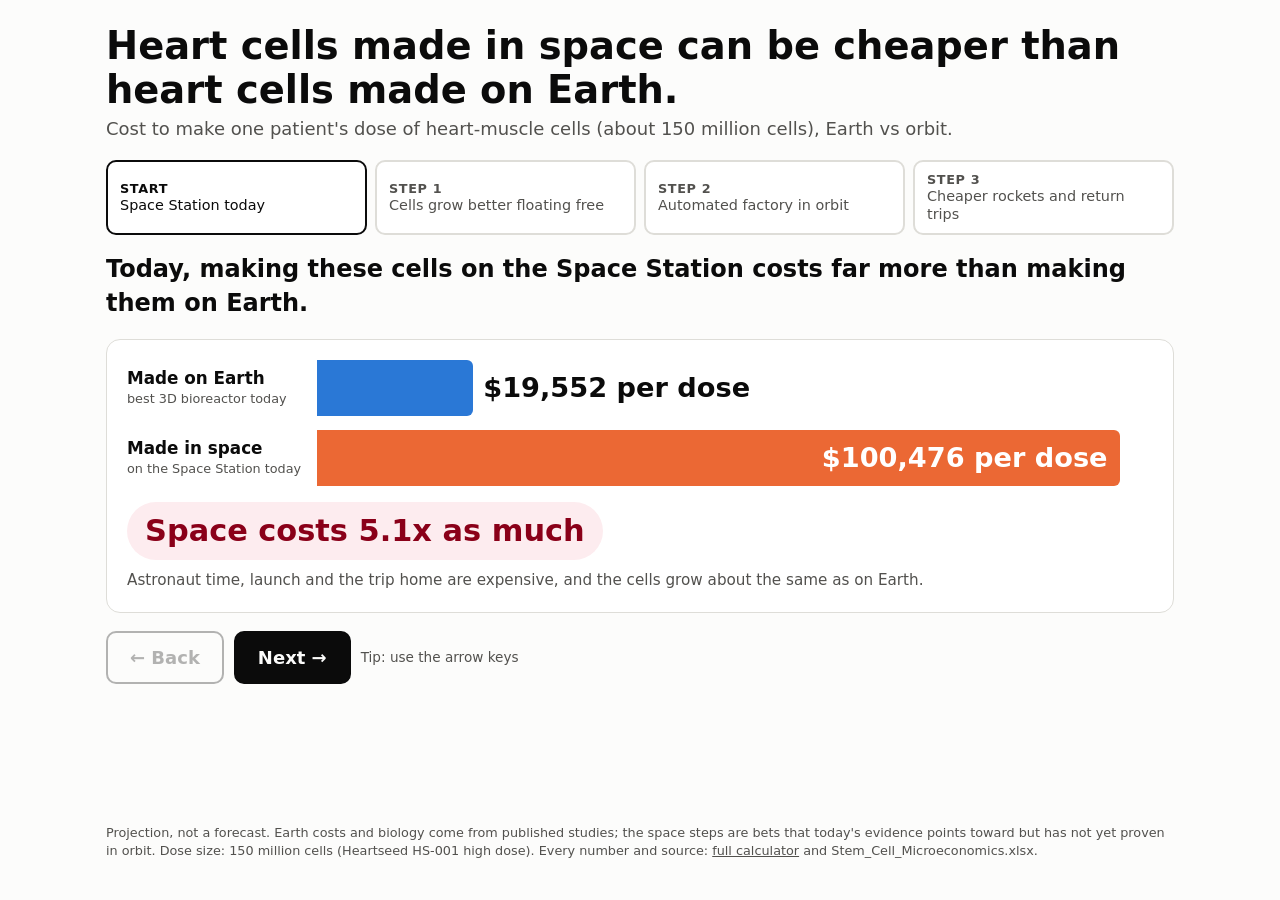
<file: index.html>
<!doctype html>
<html lang="en">
<head>
<meta charset="utf-8">
<meta name="viewport" content="width=device-width, initial-scale=1">
<link rel="icon" href="data:,">
<title>Space-Made Heart Cells</title>
<meta http-equiv="refresh" content="0; url=app/pitch.html">
</head>
<body style="font-family: system-ui, Arial, sans-serif; background: #fcfcfb; color: #0b0b0b; margin: 24px;">
<p>Opening the pitch page... If nothing happens, open <a href="app/pitch.html">the pitch page</a> or <a href="app/index.html">the full calculator</a>.</p>
</body>
</html>
</file>
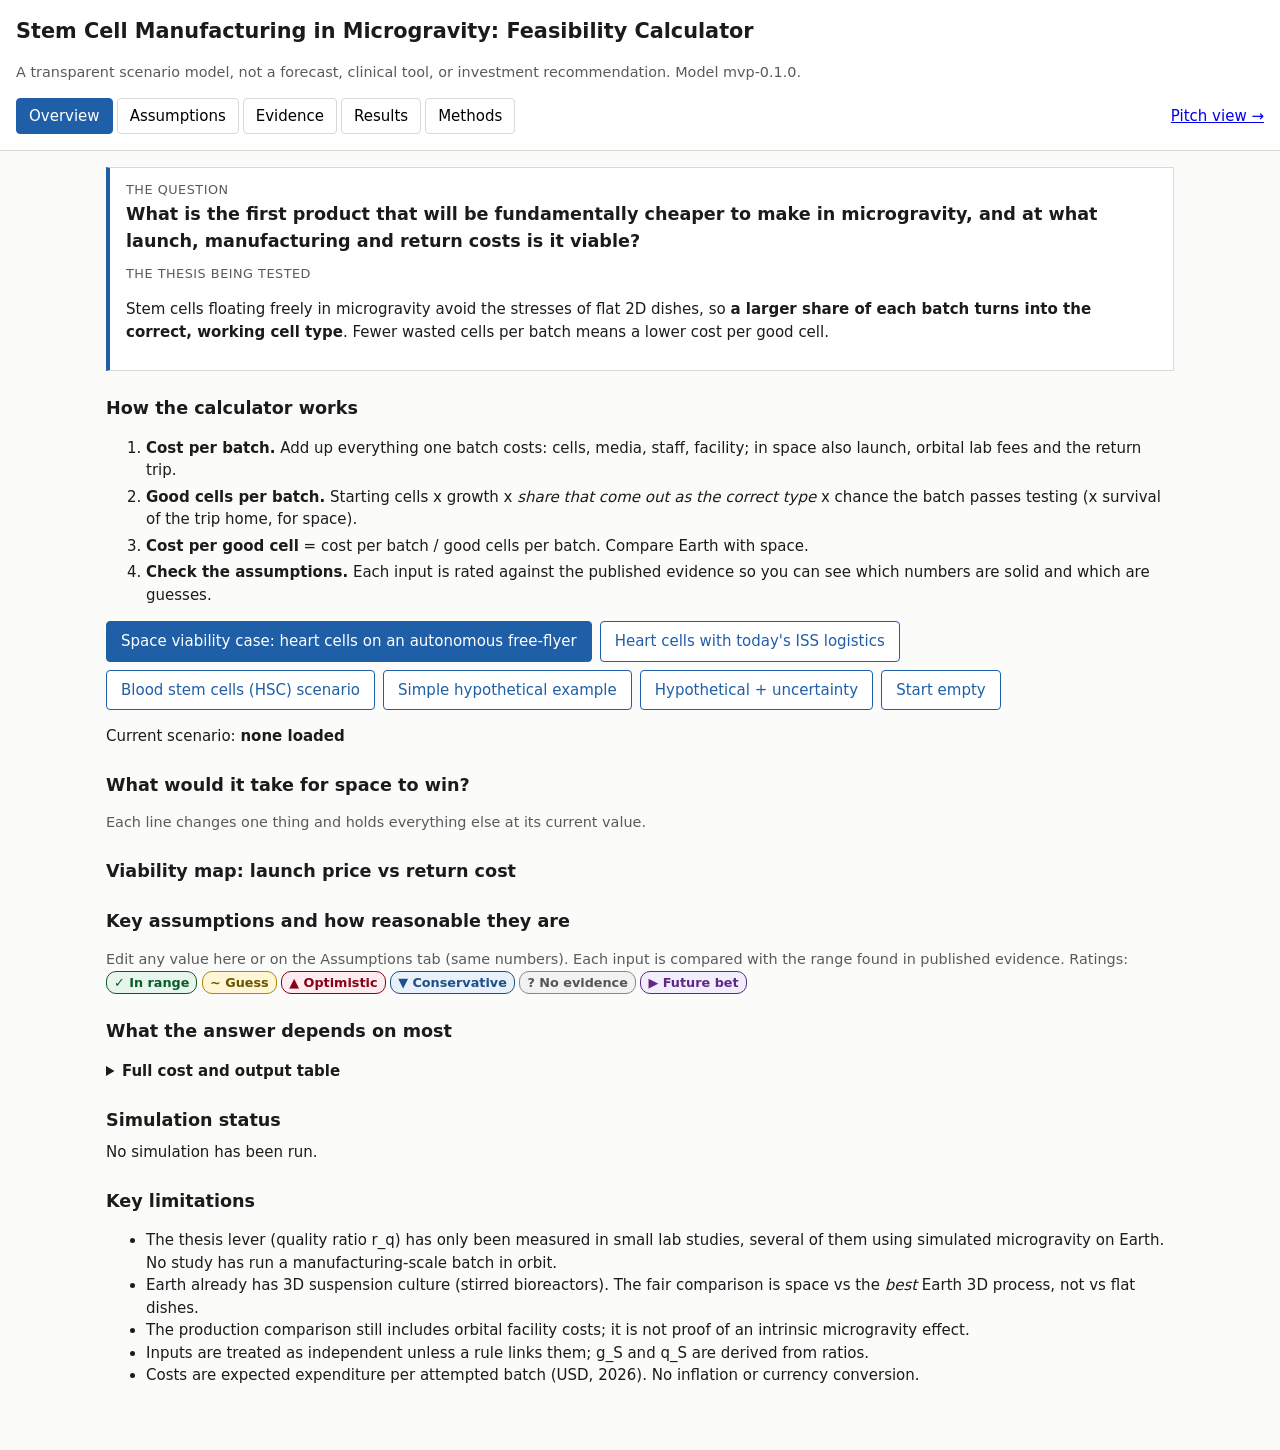
<file: app/index.html>
<!doctype html>
<html lang="en">
<head>
<meta charset="utf-8">
<link rel="icon" href="data:,">
<meta name="viewport" content="width=device-width, initial-scale=1">
<title>Microgravity Stem Cell Calculator</title>
<link rel="stylesheet" href="style.css?v=4">
</head>
<body>
<header>
  <h1>Stem Cell Manufacturing in Microgravity: Feasibility Calculator</h1>
  <p class="sub">A transparent scenario model, not a forecast, clinical tool, or investment recommendation. Model <span id="modelVersion"></span>.</p>
  <nav role="tablist" aria-label="Views">
    <button role="tab" data-view="overview" aria-selected="true">Overview</button>
    <button role="tab" data-view="assumptions">Assumptions</button>
    <button role="tab" data-view="evidence">Evidence</button>
    <button role="tab" data-view="results">Results</button>
    <button role="tab" data-view="methods">Methods</button>
    <a href="pitch.html" style="margin-left:auto;align-self:center">Pitch view &rarr;</a>
  </nav>
</header>
<main>
  <section id="view-overview" class="view">
    <div class="question">
      <p class="q-label">The question</p>
      <p class="q-text">What is the first product that will be fundamentally cheaper to make in microgravity, and at what launch, manufacturing and return costs is it viable?</p>
      <p class="q-label">The thesis being tested</p>
      <p>Stem cells floating freely in microgravity avoid the stresses of flat 2D dishes, so <strong>a larger share of each batch turns into the correct, working cell type</strong>. Fewer wasted cells per batch means a lower cost per good cell.</p>
    </div>

    <h2>How the calculator works</h2>
    <ol class="steps">
      <li><strong>Cost per batch.</strong> Add up everything one batch costs: cells, media, staff, facility; in space also launch, orbital lab fees and the return trip.</li>
      <li><strong>Good cells per batch.</strong> Starting cells x growth x <em>share that come out as the correct type</em> x chance the batch passes testing (x survival of the trip home, for space).</li>
      <li><strong>Cost per good cell</strong> = cost per batch / good cells per batch. Compare Earth with space.</li>
      <li><strong>Check the assumptions.</strong> Each input is rated against the published evidence so you can see which numbers are solid and which are guesses.</li>
    </ol>

    <div class="choices">
      <button id="loadViable" class="primary">Space viability case: heart cells on an autonomous free-flyer</button>
      <button id="loadIpsc">Heart cells with today's ISS logistics</button>
      <button id="loadLiterature">Blood stem cells (HSC) scenario</button>
      <button id="loadIllustrative">Simple hypothetical example</button>
      <button id="loadTri">Hypothetical + uncertainty</button>
      <button id="loadEmpty">Start empty</button>
    </div>
    <p class="scenario-name">Current scenario: <strong id="scenarioName">none loaded</strong></p>
    <div id="scenarioBanner"></div>

    <div id="answer"></div>
    <h2>What would it take for space to win?</h2>
    <p class="note">Each line changes one thing and holds everything else at its current value.</p>
    <div id="viability"></div>
    <h2>Viability map: launch price vs return cost</h2>
    <div id="viaMap"></div>

    <h2>Key assumptions and how reasonable they are</h2>
    <p class="note">Edit any value here or on the Assumptions tab (same numbers). Each input is compared with the range found in published evidence. Ratings: <span class="badge ok">&#10003; In range</span> <span class="badge weak">~ Guess</span> <span class="badge optimistic">&#9650; Optimistic</span> <span class="badge conservative">&#9660; Conservative</span> <span class="badge none">? No evidence</span> <span class="badge projection">&#9654; Future bet</span></p>
    <div id="reasonSummary"></div>
    <div id="keyInputs"></div>
    <h2>What the answer depends on most</h2>
    <div id="hinges"></div>

    <details>
      <summary>Full cost and output table</summary>
      <div class="warn" role="note">Equivalence assumed: Cost comparisons assume that the two processes produce biologically equivalent qualified output.</div>
      <div id="detResults"></div>
    </details>
    <h2>Simulation status</h2>
    <div id="simStatusOverview">No simulation has been run.</div>
    <h2>Key limitations</h2>
    <ul>
      <li>The thesis lever (quality ratio r_q) has only been measured in small lab studies, several of them using simulated microgravity on Earth. No study has run a manufacturing-scale batch in orbit.</li>
      <li>Earth already has 3D suspension culture (stirred bioreactors). The fair comparison is space vs the <em>best</em> Earth 3D process, not vs flat dishes.</li>
      <li>The production comparison still includes orbital facility costs; it is not proof of an intrinsic microgravity effect.</li>
      <li>Inputs are treated as independent unless a rule links them; g_S and q_S are derived from ratios.</li>
      <li>Costs are expected expenditure per attempted batch (USD, 2026). No inflation or currency conversion.</li>
    </ul>
  </section>

  <section id="view-assumptions" class="view" hidden>
    <h2>Assumptions</h2>
    <p>Edit point estimates and choose a distribution for each input. Fixed = one value. Triangular = min / mode / max (user judgment, not a fitted distribution). Uniform = min / max with equal density (not a claim that a paper establishes equal likelihood). Units shown next to each value.</p>
    <div id="validation" aria-live="polite"></div>
    <div id="paramTables"></div>
  </section>

  <section id="view-evidence" class="view" hidden>
    <h2>Evidence (read-only in this MVP)</h2>
    <p>Sources are an inventory, not votes. No source automatically sets a distribution; the summaries need review before quantitative use. Links open in a new tab and are not fetched by the app.</p>
    <div id="evidenceList"></div>
  </section>

  <section id="view-results" class="view" hidden>
    <h2>Monte Carlo simulation</h2>
    <div class="simctl">
      <label>Draws <select id="draws"><option>1000</option><option selected>10000</option><option>50000</option></select></label>
      <label>Seed <input id="seed" type="number" value="20261024" step="1"></label>
      <button id="runSim">Run simulation</button>
      <button id="cancelSim" disabled>Cancel</button>
      <progress id="simProgress" max="1" value="0" hidden></progress>
    </div>
    <div id="simResults"><p>No simulation has been run.</p></div>
    <h2>Deterministic break-even</h2>
    <div id="breakEven"></div>
    <h2>Chart: local one-at-a-time sensitivity (deterministic)</h2>
    <p class="note">Each input with a range is moved to its low and high value while every other input stays at its point estimate; derived g_S and q_S are recomputed. Bars show the resulting <strong>space minus Earth delivered cost (USD per unit)</strong>; left of the dashed line means space is cheaper. This is local sensitivity, not causal attribution or a variance decomposition.</p>
    <div id="sensChart"></div>
    <div id="sensTable"></div>
  </section>

  <section id="view-methods" class="view" hidden>
    <h2>Methods</h2>
    <h3>Output per batch</h3>
    <pre>g_S = g_E x r_g          q_S = q_E x r_q          (derived once; never sampled separately)
Y_E = N0 x g_E x q_E / U
Y_S_pre = N0 x g_S x q_S / U          Y_S = Y_S_pre x s
Q_E = p_E x Y_E      Q_S_pre = p_S x Y_S_pre      Q_S = p_S x Y_S</pre>
    <p>q is the fraction of cells in a successful batch that meet the qualification; p is the probability the whole batch is releasable; s is retention through return, storage and handling (viability and function together; never multiplied twice).</p>
    <h3>Costs per attempted batch</h3>
    <pre>C_E_prod = sum of Earth production lines        C_E_del = C_E_prod + Earth delivery
C_S_prod = sum of space production lines        C_launch = L x M
C_S_del = C_S_prod + C_launch + return/recovery + other delivery
c_E_prod = C_E_prod / Q_E      c_S_prod = C_S_prod / Q_S_pre
c_E = C_E_del / Q_E            c_S = C_S_del / Q_S          Relative savings = 1 - c_S / c_E</pre>
    <p>Space is strictly cheaper when c_S &lt; c_E. A tie is declared when |c_S - c_E| &lt;= 1e-9 x max(c_S, c_E). Zero expected output with positive cost gives "No usable output" (infinite cost flag).</p>
    <h3>Break-even</h3>
    <pre>L_max = (c_E x Q_S - C_S_prod - C_return - C_other_delivery) / M        (not applicable when M = 0)
r_g_min = C_S_del x U / (c_E x p_S x N0 x g_E x q_S x s)                 (holding everything else fixed)
Required output ratio: Q_S / Q_E must exceed C_S_del / C_E_del</pre>
    <h3>Simulation</h3>
    <p>Pseudorandom generator: mulberry32 seeded with the user seed; stochastic inputs are sampled in a fixed order, so the same inputs and seed reproduce identical results. Triangular draws use the inverse CDF. Each draw represents one possible set of uncertain long-run parameters, and cost is expected expenditure divided by expected qualified output within that draw (single failed batches are not simulated). All stochastic inputs are independent; the only dependency rules are the derived g_S and q_S. Percentile bands are <strong>model percentile ranges</strong>, not confidence intervals. If a percentile falls in an infinite part of the distribution, it reads "No finite bound".</p>
    <h3>Validation</h3>
    <p>Costs, masses, counts and expansion factors must be &gt;= 0; fractions and probabilities in [0, 1]; U &gt; 0; triangular min &lt;= mode &lt;= max. max(q_E) x max(r_q) must be &lt;= 1; q_S is never silently clipped.</p>
    <h3>Not built in this MVP (deferred)</h3>
    <p>Discrete distributions and joint biology profiles, duration costing and supply-mass rules, evidence editing, scenario persistence, JSON/CSV export, print report, heatmap, cost-ratio histogram, numerical (non-closed-form) break-even search.</p>
  </section>
</main>
<script src="engine.js?v=4"></script>
<script src="scenarios.js?v=4"></script>
<script src="scenario_data.js?v=4"></script>
<script src="app.js?v=4"></script>
</body>
</html>
</file>
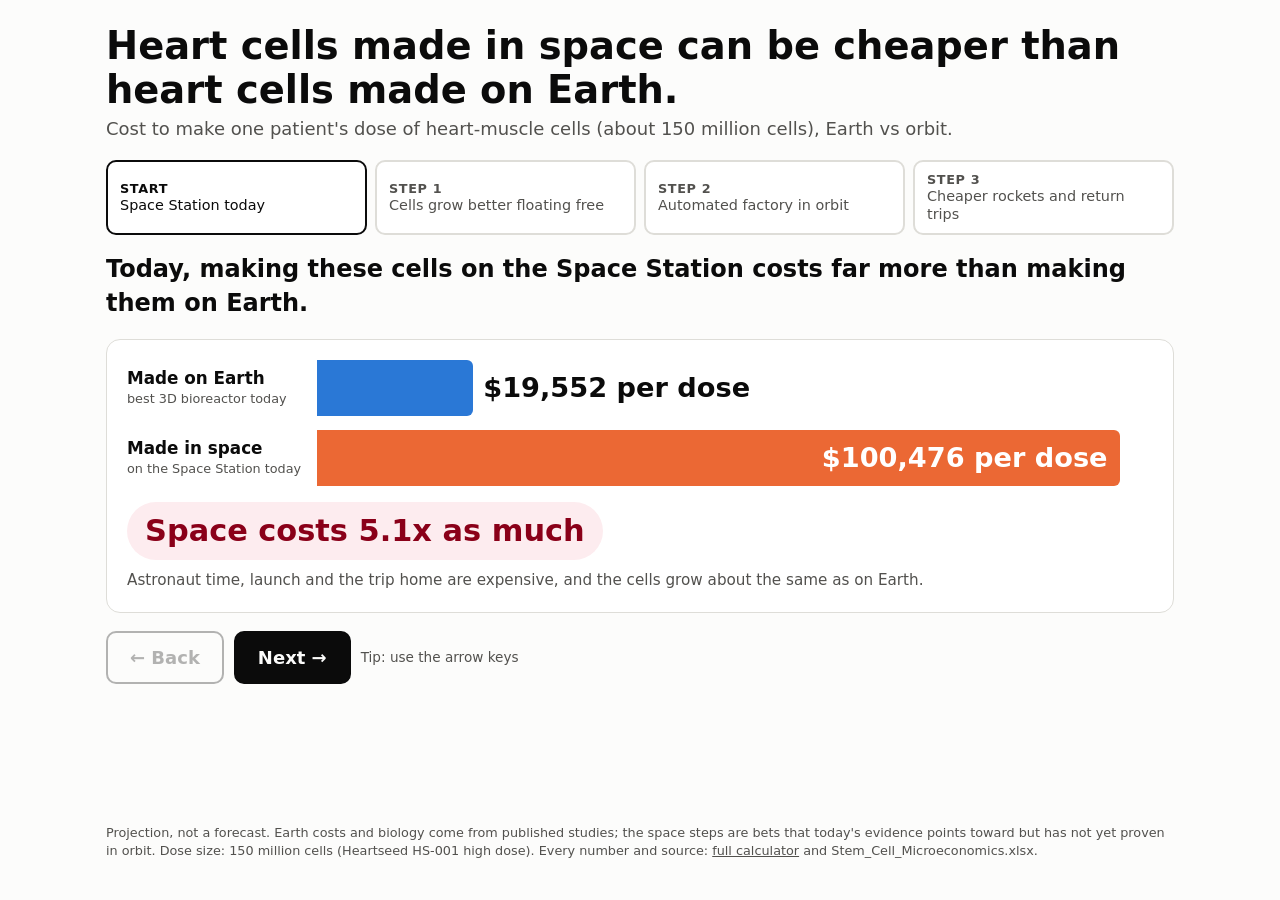
<file: app/pitch.html>
<!doctype html>
<html lang="en">
<head>
<meta charset="utf-8">
<link rel="icon" href="data:,">
<meta name="viewport" content="width=device-width, initial-scale=1">
<title>Space-Made Heart Cells</title>
<style>
  :root {
    --bg: #fcfcfb; --ink: #0b0b0b; --ink2: #52514e; --line: #deddd8; --card: #ffffff;
    --earth: #2a78d6; --space: #eb6834; --good: #0a7a2f; --good-bg: #e6f4ea; --bad: #8a0019; --bad-bg: #fdecef;
  }
  @media (prefers-color-scheme: dark) {
    :root:not([data-theme="light"]) {
      --bg: #1a1a19; --ink: #ffffff; --ink2: #c3c2b7; --line: #383835; --card: #222220;
      --earth: #3987e5; --space: #d95926; --good: #6fd38e; --good-bg: #173322; --bad: #ff9aa8; --bad-bg: #3a1a20;
    }
  }
  * { box-sizing: border-box; }
  body { margin: 0; overflow-x: hidden; background: var(--bg); color: var(--ink); font: 18px/1.4 system-ui, -apple-system, "Segoe UI", Arial, sans-serif; }
  main { max-width: 1100px; margin: 0 auto; padding: 24px 16px 40px; min-height: 100vh; display: flex; flex-direction: column; gap: 18px; }
  h1 { font-size: clamp(1.5rem, 3.4vw, 2.4rem); margin: 0; line-height: 1.15; }
  .sub { color: var(--ink2); margin: 4px 0 0; }
  .steps { display: grid; grid-template-columns: repeat(4, 1fr); gap: 8px; }
  .steps button { font: inherit; font-size: 0.9rem; text-align: left; padding: 10px 12px; border-radius: 10px; border: 2px solid var(--line);
    background: var(--card); color: var(--ink2); cursor: pointer; line-height: 1.25; }
  .steps button .n { display: block; font-weight: 700; font-size: 0.8rem; letter-spacing: 0.05em; text-transform: uppercase; }
  .steps button[aria-current="step"] { border-color: var(--ink); color: var(--ink); }
  .steps button.done { color: var(--ink); }
  button:focus-visible, input:focus-visible { outline: 3px solid #f2a900; outline-offset: 2px; }
  .story { font-size: clamp(1.1rem, 2.2vw, 1.5rem); font-weight: 600; margin: 0; min-height: 2.8em; }
  .card { background: var(--card); border: 1px solid var(--line); border-radius: 14px; padding: 20px; }
  .bars { display: grid; grid-template-columns: max-content 1fr; gap: 14px 16px; align-items: center; }
  .label { font-weight: 700; font-size: 1.05rem; }
  .label small { display: block; font-weight: 400; color: var(--ink2); font-size: 0.8rem; }
  .track { position: relative; height: 56px; }
  .bar { position: absolute; left: 0; top: 0; height: 100%; border-radius: 0 6px 6px 0; transition: width 0.7s cubic-bezier(.2,.8,.2,1); min-width: 4px; }
  .bar.earth { background: var(--earth); }
  .bar.space { background: var(--space); }
  .val { position: absolute; top: 50%; transform: translateY(-50%); font-weight: 800; font-size: clamp(1.1rem, 2.6vw, 1.7rem);
    white-space: nowrap; transition: left 0.7s cubic-bezier(.2,.8,.2,1); padding-left: 10px; color: var(--ink); }
  .val.inside { transform: translate(-100%, -50%); padding: 0 12px 0 0; color: #ffffff; }
  .axisnote { color: var(--ink2); font-size: 0.85rem; margin-top: 10px; }
  .verdict { display: inline-block; font-size: clamp(1.2rem, 2.8vw, 1.9rem); font-weight: 800; padding: 8px 18px; border-radius: 999px; }
  .verdict.win { color: var(--good); background: var(--good-bg); }
  .verdict.lose { color: var(--bad); background: var(--bad-bg); }
  .why { color: var(--ink2); font-size: 0.95rem; margin: 10px 0 0; }
  .nav { display: flex; gap: 10px; align-items: center; flex-wrap: wrap; }
  .nav button { font: inherit; font-weight: 700; padding: 12px 22px; border-radius: 10px; border: 2px solid var(--ink); background: var(--ink); color: var(--bg); cursor: pointer; }
  .nav button.secondary { background: transparent; color: var(--ink); }
  .nav button:disabled { opacity: 0.3; cursor: default; }
  .nav .hint { color: var(--ink2); font-size: 0.85rem; }
  .conditions { display: grid; grid-template-columns: repeat(3, 1fr); gap: 12px; }
  .cond { background: var(--card); border: 1px solid var(--line); border-radius: 14px; padding: 14px 16px; }
  .cond .big { font-size: clamp(1.4rem, 3vw, 2.1rem); font-weight: 800; }
  .cond .what { color: var(--ink2); font-size: 0.9rem; }
  .cond .now { font-size: 0.85rem; margin-top: 4px; }
  .sliders { display: grid; grid-template-columns: repeat(3, 1fr); gap: 16px; }
  .sliders label { display: block; font-weight: 700; font-size: 0.95rem; }
  .sliders output { font-weight: 800; }
  .sliders input { width: 100%; accent-color: var(--space); }
  .sliders small { color: var(--ink2); display: block; font-size: 0.8rem; }
  footer { color: var(--ink2); font-size: 0.8rem; margin-top: auto; }
  footer a { color: inherit; }
  [hidden] { display: none !important; }
  @media (max-width: 700px) {
    .steps { grid-template-columns: 1fr 1fr; }
    .conditions, .sliders { grid-template-columns: 1fr; }
    .bars { grid-template-columns: 1fr; gap: 4px; }
    .track { height: 44px; margin-bottom: 8px; }
    .val { font-size: 1rem; }
  }
</style>
</head>
<body>
<main>
  <header>
    <h1>Heart cells made in space can be cheaper than heart cells made on Earth.</h1>
    <p class="sub">Cost to make one patient's dose of heart-muscle cells (about 150 million cells), Earth vs orbit.</p>
  </header>

  <nav class="steps" aria-label="Story steps" id="steps"></nav>

  <p class="story" id="story" aria-live="polite"></p>

  <section class="card" aria-label="Cost comparison">
    <div class="bars">
      <div class="label">Made on Earth<small>best 3D bioreactor today</small></div>
      <div class="track"><div class="bar earth" id="barE"></div><div class="val" id="valE"></div></div>
      <div class="label">Made in space<small id="spaceSub">microgravity</small></div>
      <div class="track"><div class="bar space" id="barS"></div><div class="val" id="valS"></div></div>
    </div>
    <div style="margin-top:16px"><span class="verdict" id="verdict"></span></div>
    <p class="why" id="why"></p>
  </section>

  <section id="finale" hidden>
    <div class="conditions" id="conditions"></div>
    <div class="card" style="margin-top:12px">
      <p style="margin:0 0 12px;font-weight:700">Try it: move a slider and watch the bars.</p>
      <div class="sliders">
        <div><label for="sYield">Extra heart cells grown in space: <output id="oYield"></output></label>
          <input type="range" id="sYield" min="1" max="4" step="0.1"><small>Lab evidence (simulated microgravity): 1.5x to 4x</small></div>
        <div><label for="sLaunch">Rocket price: <output id="oLaunch"></output></label>
          <input type="range" id="sLaunch" min="200" max="20000" step="100"><small>Space Station today: $20,000/kg. Rideshare: $6,500/kg. Starship goal: $100 to $200/kg</small></div>
        <div><label for="sReturn">Return trip per batch: <output id="oReturn"></output></label>
          <input type="range" id="sReturn" min="20000" max="300000" step="5000"><small>Space Station today: about $200,000</small></div>
      </div>
    </div>
  </section>

  <div class="nav">
    <button class="secondary" id="prev">&larr; Back</button>
    <button id="next">Next &rarr;</button>
    <span class="hint">Tip: use the arrow keys</span>
  </div>

  <footer>
    Projection, not a forecast. Earth costs and biology come from published studies; the space steps are bets that today's evidence points toward but has not yet proven in orbit.
    Dose size: 150 million cells (Heartseed HS-001 high dose). Every number and source: <a href="index.html">full calculator</a> and Stem_Cell_Microeconomics.xlsx.
  </footer>
</main>

<script src="engine.js?v=4"></script>
<script src="scenario_data.js?v=4"></script>
<script>
(function () {
  'use strict';
  var E = SCEngine, DOSE = 150; // units of 1 million cells per patient dose
  var today = E.pointValues(SCiPSC.params), future = E.pointValues(SCViable.params);

  var STEPS = [
    { title: 'Today', short: 'Space Station today',
      story: 'Today, making these cells on the Space Station costs far more than making them on Earth.',
      why: 'Astronaut time, launch and the trip home are expensive, and the cells grow about the same as on Earth.', ids: [] },
    { title: 'Microgravity', short: 'Cells grow better floating free',
      story: 'Step 1: floating freely in microgravity, each stem cell becomes more working heart cells (assumed 3x).',
      why: 'Lab experiments that imitate microgravity on Earth produced 1.5x to 4x more heart cells per stem cell than the best 3D culture on Earth (Jha et al. 2016). Space Station experiments also saw much faster growth (Rampoldi et al. 2022).',
      ids: ['r_g', 'r_q'] },
    { title: 'Robot factory', short: 'Automated factory in orbit',
      story: 'Step 2: an automated factory satellite runs the batch, so no astronaut time is needed.',
      why: 'Uncrewed capsules that make products in orbit and fly them home already exist (Varda). Astronaut time on the Space Station costs about $130,000 per hour.',
      ids: ['S_labor', 'S_facility', 'S_equipment', 'p_S'] },
    { title: 'Cheaper rides', short: 'Cheaper rockets and return trips',
      story: 'Step 3: cheaper rockets and shared return capsules: space wins.',
      why: 'Assumed $1,000/kg to orbit (realistic estimate for Starship-era rockets; the Starship goal is $100 to $200/kg). Return trip assumed at about $100,000 per batch: a $5 million capsule flight shared by about 50 batches.',
      ids: ['L', 'C_return'] }
  ];

  var step = 0, custom = null;
  var maxScale = 0;
  function valuesAt(k) {
    var v = {}, id; for (id in today) v[id] = today[id];
    for (var i = 1; i <= k; i++) STEPS[i].ids.forEach(function (id) { v[id] = future[id]; });
    return v;
  }
  // Fixed scale across all steps so bars visibly shrink as conditions are met.
  for (var i = 0; i < STEPS.length; i++) { var r0 = E.compute(valuesAt(i)); maxScale = Math.max(maxScale, r0.c_E * DOSE, r0.c_S * DOSE); }
  // Self-check: the last step must reproduce the full viability scenario exactly.
  (function () { var a = E.compute(valuesAt(3)), b = E.compute(future); if (Math.abs(a.c_S - b.c_S) > 1e-9 * b.c_S) console.error('Pitch steps do not reproduce the viability scenario'); })();

  function money(x) { return '$' + Math.round(x).toLocaleString('en-US'); }

  var stepsEl = document.getElementById('steps');
  STEPS.forEach(function (s, i) {
    var b = document.createElement('button');
    b.innerHTML = '<span class="n">' + (i === 0 ? 'Start' : 'Step ' + i) + '</span>' + s.short;
    b.onclick = function () { go(i); };
    stepsEl.appendChild(b);
  });

  function render() {
    var v = custom || valuesAt(step), r = E.compute(v);
    var e = r.c_E * DOSE, s = r.c_S * DOSE;
    var scale = Math.max(maxScale, e, s);
    setBar('E', e, scale); setBar('S', s, scale);
    var vd = document.getElementById('verdict');
    if (s < e) { vd.className = 'verdict win'; vd.textContent = '✓ Space is ' + Math.round((1 - s / e) * 100) + '% cheaper'; }
    else { vd.className = 'verdict lose'; vd.textContent = 'Space costs ' + (s / e >= 1.95 ? (s / e).toFixed(1) + 'x as much' : Math.round((s / e - 1) * 100) + '% more'); }
    document.getElementById('story').textContent = custom ? 'Your scenario: change the sliders to explore when space wins.' : STEPS[step].story;
    document.getElementById('why').textContent = custom ? '' : STEPS[step].why;
    document.getElementById('spaceSub').textContent = step === 0 ? 'on the Space Station today' : 'with ' + STEPS.slice(1, step + 1).map(function (x) { return x.title.toLowerCase(); }).join(' + ');
    [].forEach.call(stepsEl.children, function (b, i) {
      if (i === step) b.setAttribute('aria-current', 'step'); else b.removeAttribute('aria-current');
      b.classList.toggle('done', i < step);
    });
    document.getElementById('prev').disabled = step === 0;
    document.getElementById('next').disabled = step === STEPS.length - 1;
    var fin = document.getElementById('finale');
    fin.hidden = step !== STEPS.length - 1;
    if (!fin.hidden) renderConditions(r, v);
  }
  function setBar(k, val, scale) {
    var pct = isFinite(val) ? Math.max(0.5, val / scale * 96) : 96;
    document.getElementById('bar' + k).style.width = pct + '%';
    var lab = document.getElementById('val' + k);
    lab.textContent = isFinite(val) ? money(val) + ' per dose' : 'no usable output';
    // Label sits just outside the bar if it fits there, otherwise inside (right-aligned, white).
    var W = lab.parentNode.clientWidth, lw = lab.offsetWidth, barW = pct / 100 * W;
    lab.classList.toggle('inside', barW + lw > W && barW >= lw);
    lab.style.left = pct + '%';
    document.getElementById('bar' + k).title = (k === 'E' ? 'Earth: ' : 'Space: ') + lab.textContent;
  }
  function renderConditions(r, v) {
    var c = [
      { big: 'up to ' + money(r.L_max) + '/kg', what: 'Rocket price at which space still wins', now: 'Assumed: ' + money(v.L) + '/kg', ok: v.L <= r.L_max },
      { big: 'up to ' + money(r.C_return_max), what: 'Return-trip cost per batch at which space still wins', now: 'Assumed: ' + money(v.C_return), ok: v.C_return <= r.C_return_max },
      { big: 'at least ' + r.r_g_min.toFixed(1) + 'x', what: 'Extra heart cells grown in space needed to break even', now: 'Assumed: ' + v.r_g.toFixed(1) + 'x', ok: v.r_g >= r.r_g_min }
    ];
    document.getElementById('conditions').innerHTML = c.map(function (x) {
      var big = x.big.indexOf('-') >= 0 ? 'not possible here' : x.big;
      return '<div class="cond"><div class="what">' + x.what + '</div><div class="big">' + big + '</div><div class="now">' + (x.ok ? '✓ ' : '✗ ') + x.now + '</div></div>';
    }).join('');
  }

  function go(k) { step = Math.max(0, Math.min(STEPS.length - 1, k)); custom = null; syncSliders(); render(); }
  document.getElementById('next').onclick = function () { go(step + 1); };
  document.getElementById('prev').onclick = function () { go(step - 1); };
  document.addEventListener('keydown', function (e) {
    if (e.target.tagName === 'INPUT') return;
    if (e.key === 'ArrowRight' || e.key === ' ') { e.preventDefault(); go(step + 1); }
    if (e.key === 'ArrowLeft') { e.preventDefault(); go(step - 1); }
  });

  var sY = document.getElementById('sYield'), sL = document.getElementById('sLaunch'), sR = document.getElementById('sReturn');
  function syncSliders() { var v = valuesAt(3); sY.value = v.r_g; sL.value = v.L; sR.value = v.C_return; labels(); }
  function labels() {
    document.getElementById('oYield').textContent = Number(sY.value).toFixed(1) + 'x';
    document.getElementById('oLaunch').textContent = money(sL.value) + '/kg';
    document.getElementById('oReturn').textContent = money(sR.value);
  }
  [sY, sL, sR].forEach(function (el) {
    el.addEventListener('input', function () {
      custom = valuesAt(3); custom.r_g = Number(sY.value); custom.L = Number(sL.value); custom.C_return = Number(sR.value);
      labels(); render();
    });
  });

  window.addEventListener('resize', render);
  go(0);
})();
</script>
</body>
</html>
</file>
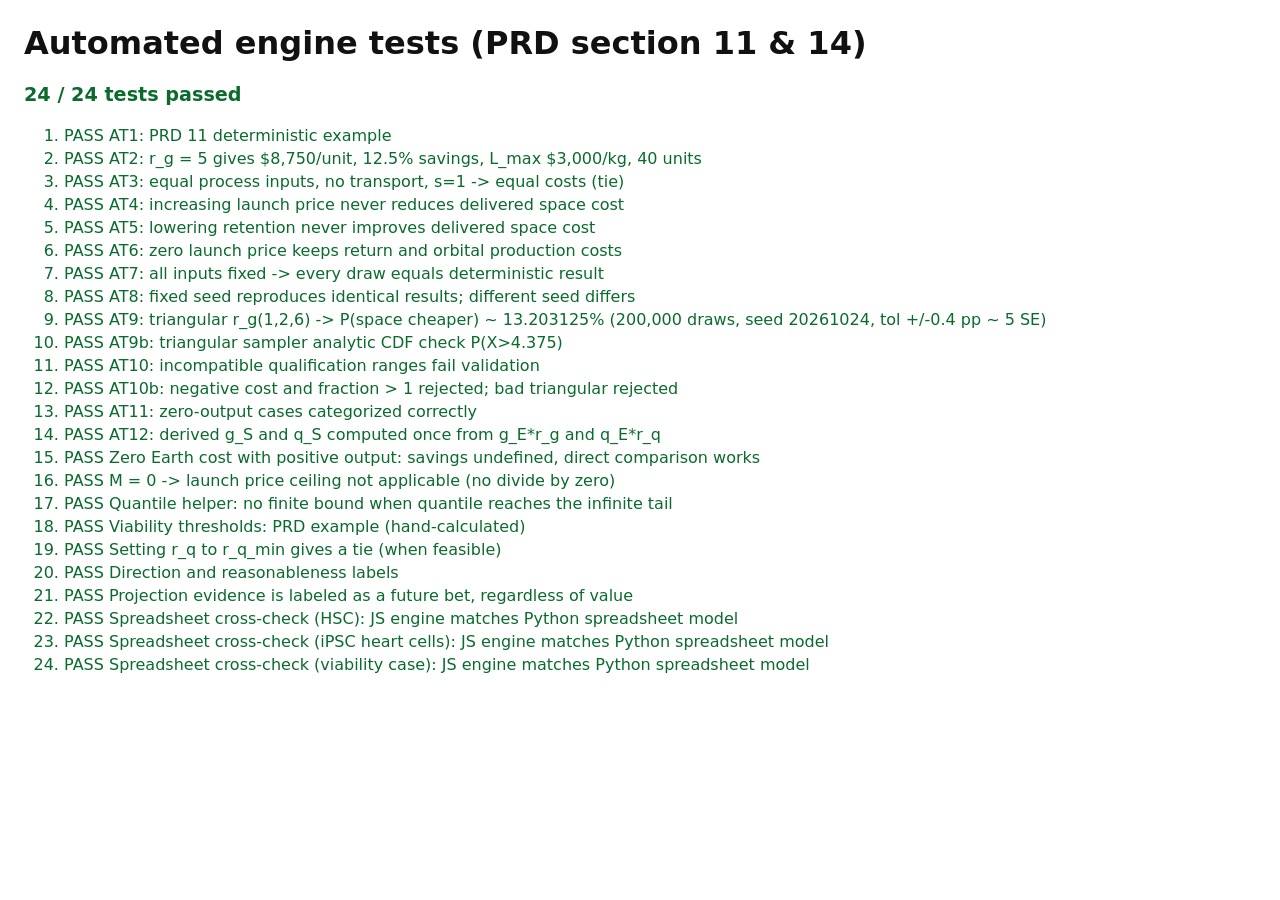
<file: app/tests.html>
<!doctype html>
<html lang="en">
<head>
<meta charset="utf-8">
<link rel="icon" href="data:,">
<meta name="viewport" content="width=device-width, initial-scale=1">
<title>Engine Tests</title>
<style>
  body { font-family: system-ui, Arial, sans-serif; margin: 24px; background: #fff; color: #111; }
  .pass { color: #0a6b2d; } .fail { color: #b00020; font-weight: 600; }
  li { margin: 4px 0; } #summary { font-size: 1.2em; font-weight: 700; }
</style>
</head>
<body>
<h1>Automated engine tests (PRD section 11 &amp; 14)</h1>
<p id="summary">Running...</p>
<ol id="out"></ol>
<script src="engine.js"></script>
<script src="scenarios.js"></script>
<script src="scenario_data.js"></script>
<script>
(function () {
  var E = SCEngine, results = [];
  function close(a, b, tol) { tol = tol || 1e-9; return Math.abs(a - b) <= tol * Math.max(1, Math.abs(b)); }
  function test(name, fn) {
    try { var msg = fn(); results.push({ name: name, ok: msg === true, msg: msg === true ? '' : msg }); }
    catch (e) { results.push({ name: name, ok: false, msg: 'threw ' + e.message }); }
  }
  function expect(cond, msg) { if (!cond) throw new Error(msg); }
  function vals(mod) { var p = SCScenarios.illustrative.build(); if (mod) mod(p); return p; }
  function run(mod) { return E.compute(E.pointValues(vals(mod))); }
  function set(p, id, v) { p[id] = { value: v, dist: { type: 'fixed' } }; }

  test('AT1: PRD 11 deterministic example', function () {
    var r = run();
    expect(close(r.Y_E, 10), 'Earth output ' + r.Y_E);
    expect(close(r.Y_S_pre, 20), 'space pre-return ' + r.Y_S_pre);
    expect(close(r.Y_S, 16), 'space delivered output ' + r.Y_S);
    expect(close(r.c_E, 10000), 'Earth cost ' + r.c_E);
    expect(close(r.c_S_prod, 10000), 'space production cost ' + r.c_S_prod);
    expect(close(r.C_S_del, 350000), 'C_S_del ' + r.C_S_del);
    expect(close(r.c_S, 21875), 'space delivered cost ' + r.c_S);
    expect(close(r.savings, -1.1875), 'savings ' + r.savings);
    expect(close(r.r_g_min, 4.375), 'r_g_min ' + r.r_g_min);
    expect(close(r.L_max, -1800), 'L_max ' + r.L_max);
    expect(r.L_status === 'not_competitive', 'status ' + r.L_status);
    expect(r.category === 'earth', 'category ' + r.category);
    return true;
  });
  test('AT2: r_g = 5 gives $8,750/unit, 12.5% savings, L_max $3,000/kg, 40 units', function () {
    var r = run(function (p) { set(p, 'r_g', 5); });
    expect(close(r.Y_S, 40), 'output ' + r.Y_S);
    expect(close(r.c_S, 8750), 'cost ' + r.c_S);
    expect(close(r.savings, 0.125), 'savings ' + r.savings);
    expect(close(r.L_max, 3000), 'L_max ' + r.L_max);
    expect(r.category === 'space', 'category');
    return true;
  });
  test('AT3: equal process inputs, no transport, s=1 -> equal costs (tie)', function () {
    var r = run(function (p) { set(p, 'r_g', 1); set(p, 's', 1); set(p, 'S_other', 100000); set(p, 'L', 0); set(p, 'M', 0); set(p, 'C_return', 0); });
    expect(close(r.c_S, r.c_E), r.c_S + ' vs ' + r.c_E);
    expect(r.category === 'tie', 'category ' + r.category);
    return true;
  });
  test('AT4: increasing launch price never reduces delivered space cost', function () {
    var prev = -Infinity;
    for (var L = 0; L <= 50000; L += 2500) {
      var r = run(function (p) { set(p, 'L', L); });
      expect(r.c_S >= prev, 'decreased at L=' + L); prev = r.c_S;
    }
    return true;
  });
  test('AT5: lowering retention never improves delivered space cost', function () {
    var prev = -Infinity;
    for (var s = 1; s >= 0.05; s -= 0.05) {
      var r = run(function (p) { set(p, 's', s); });
      expect(r.c_S >= prev - 1e-9, 'improved at s=' + s); prev = r.c_S;
    }
    return true;
  });
  test('AT6: zero launch price keeps return and orbital production costs', function () {
    var r = run(function (p) { set(p, 'L', 0); });
    expect(close(r.C_S_del, 250000), 'C_S_del ' + r.C_S_del);
    return true;
  });
  test('AT7: all inputs fixed -> every draw equals deterministic result', function () {
    var p = vals(); var d = E.compute(E.pointValues(p));
    var s = E.simulate(p, { draws: 1000, seed: 7, keepDraws: true });
    for (var i = 0; i < s.drawList.length; i++) {
      expect(s.drawList[i].c_S === d.c_S && s.drawList[i].c_E === d.c_E, 'draw ' + i + ' differs');
    }
    expect(s.counts.earth === 1000, 'categories');
    return true;
  });
  test('AT8: fixed seed reproduces identical results; different seed differs', function () {
    var p = SCScenarios.illustrativeTri.build();
    var a = E.simulate(p, { draws: 5000, seed: 42, keepDraws: true });
    var b = E.simulate(p, { draws: 5000, seed: 42, keepDraws: true });
    var c = E.simulate(p, { draws: 5000, seed: 43, keepDraws: true });
    expect(JSON.stringify(a.drawList) === JSON.stringify(b.drawList), 'not reproducible');
    expect(JSON.stringify(a.drawList) !== JSON.stringify(c.drawList), 'seed ignored');
    // round-trip of the input snapshot through JSON does not change results
    var p2 = JSON.parse(JSON.stringify(p));
    var d = E.simulate(p2, { draws: 5000, seed: 42, keepDraws: true });
    expect(JSON.stringify(a.drawList) === JSON.stringify(d.drawList), 'JSON round trip changed results');
    return true;
  });
  test('AT9: triangular r_g(1,2,6) -> P(space cheaper) ~ 13.203125% (200,000 draws, seed 20261024, tol +/-0.4 pp ~ 5 SE)', function () {
    var s = E.simulate(SCScenarios.illustrativeTri.build(), { draws: 200000, seed: 20261024 });
    var frac = s.counts.space / s.draws;
    expect(Math.abs(frac - 0.13203125) < 0.004, 'got ' + (frac * 100).toFixed(4) + '%');
    return true;
  });
  test('AT9b: triangular sampler analytic CDF check P(X>4.375)', function () {
    var rng = E.mulberry32(1), n = 200000, c = 0;
    for (var i = 0; i < n; i++) if (E.sampleDist({ type: 'triangular', min: 1, mode: 2, max: 6 }, 2, rng()) > 4.375) c++;
    expect(Math.abs(c / n - 0.13203125) < 0.004, 'got ' + c / n);
    return true;
  });
  test('AT10: incompatible qualification ranges fail validation', function () {
    var p = vals(function (p) { p.q_E = { value: 0.5, dist: { type: 'triangular', min: 0.3, mode: 0.5, max: 0.8 } };
      p.r_q = { value: 1, dist: { type: 'triangular', min: 0.8, mode: 1, max: 1.5 } }; });
    var errs = E.validate(p);
    expect(errs.length === 1 && /exceeds 1/.test(errs[0]), JSON.stringify(errs));
    return true;
  });
  test('AT10b: negative cost and fraction > 1 rejected; bad triangular rejected', function () {
    expect(E.validate(vals(function (p) { set(p, 'L', -1); })).length === 1, 'negative');
    expect(E.validate(vals(function (p) { set(p, 's', 1.2); })).length === 1, 'fraction');
    expect(E.validate(vals(function (p) { p.g_E = { value: 20, dist: { type: 'triangular', min: 30, mode: 20, max: 40 } }; })).length >= 1, 'triangular order');
    expect(E.validate(vals()).length === 0, 'valid example rejected');
    return true;
  });
  test('AT11: zero-output cases categorized correctly', function () {
    var a = run(function (p) { set(p, 's', 0); });
    expect(a.c_S === Infinity && a.category === 'earth' && !a.baselineFailure, 'space zero output ' + a.category);
    var b = run(function (p) { set(p, 'p_E', 0); });
    expect(b.c_E === Infinity && b.category === 'space' && b.baselineFailure, 'earth zero output');
    var c = run(function (p) { set(p, 'p_E', 0); set(p, 'p_S', 0); });
    expect(c.category === 'unavailable', 'both zero should be unavailable, got ' + c.category);
    expect(isNaN(c.savings), 'savings must be undefined');
    // In a simulation, every draw lands in exactly one category and infinite quantiles read as Infinity
    var p = vals(function (p) { p.s = { value: 0.5, dist: { type: 'uniform', min: 0, max: 1 } }; set(p, 'p_S', 0); });
    var s = E.simulate(p, { draws: 1000, seed: 3 });
    var tot = s.counts.space + s.counts.tie + s.counts.earth + s.counts.unavailable;
    expect(tot === 1000, 'categories sum to ' + tot);
    expect(s.space.p50 === Infinity && s.counts.infS === 1000, 'infinite quantile not reported');
    return true;
  });
  test('AT12: derived g_S and q_S computed once from g_E*r_g and q_E*r_q', function () {
    var r = run(function (p) { set(p, 'r_q', 0.9); });
    expect(close(r.g_S, 40) && close(r.q_S, 0.45), r.g_S + ' ' + r.q_S);
    return true;
  });
  test('Zero Earth cost with positive output: savings undefined, direct comparison works', function () {
    var r = run(function (p) { set(p, 'E_other', 0); });
    expect(r.c_E === 0 && isNaN(r.savings) && r.category === 'earth', JSON.stringify([r.c_E, r.savings, r.category]));
    return true;
  });
  test('M = 0 -> launch price ceiling not applicable (no divide by zero)', function () {
    var r = run(function (p) { set(p, 'M', 0); });
    expect(r.L_status === 'not_applicable' && isNaN(r.L_max), r.L_status);
    return true;
  });
  test('Quantile helper: no finite bound when quantile reaches the infinite tail', function () {
    var s = [1, 2, 3, Infinity, Infinity];
    expect(E.quantile(s, 0.5) === 3 && E.quantile(s, 0.95) === Infinity, 'quantile');
    return true;
  });
  test('Viability thresholds: PRD example (hand-calculated)', function () {
    var r = run();
    // r_q_min = 350000*1e6 / (10000*1*1e6*40*0.5*0.8) = 2.1875; cap = 1/0.5 = 2 -> quality alone cannot reach break-even
    expect(close(r.r_q_min, 2.1875), 'r_q_min ' + r.r_q_min);
    expect(close(r.r_q_cap, 2), 'cap ' + r.r_q_cap);
    expect(close(r.c_S_bestq, 10937.5), 'best-quality cost ' + r.c_S_bestq);
    expect(close(r.budget, 160000), 'budget ' + r.budget);
    expect(close(r.C_S_prod_max, 10000), 'prod max ' + r.C_S_prod_max);
    expect(close(r.C_return_max, -140000), 'return max ' + r.C_return_max);
    var r5 = run(function (p) { set(p, 'r_g', 5); });
    expect(close(r5.C_return_max, 100000) && close(r5.C_S_prod_max, 250000), 'r_g=5 budgets');
    // consistency: setting each cost to its maximum gives a tie
    var t = run(function (p) { set(p, 'r_g', 5); set(p, 'C_return', 100000); });
    expect(t.category === 'tie', 'return at max should tie, got ' + t.category);
    return true;
  });
  test('Setting r_q to r_q_min gives a tie (when feasible)', function () {
    var base = run(function (p) { set(p, 'q_E', 0.2); });
    var t = run(function (p) { set(p, 'q_E', 0.2); set(p, 'r_q', base.r_q_min); });
    expect(base.r_q_min <= base.r_q_cap, 'should be feasible: ' + base.r_q_min + ' cap ' + base.r_q_cap);
    expect(t.category === 'tie', 'category ' + t.category);
    return true;
  });
  test('Direction and reasonableness labels', function () {
    var p = vals();
    expect(E.favorsSpace(p, 'r_q') === 1 && E.favorsSpace(p, 'L') === -1 && E.favorsSpace(p, 'E_other') === 1 && E.favorsSpace(p, 'E_delivery') === 1, 'directions');
    expect(E.reasonableness(p, 'L', { low: 6500, high: 71800, status: 'measured in target system (price)' }).level === 'optimistic', 'cheap launch should be optimistic');
    expect(E.reasonableness(p, 'L', { low: 1000, high: 3000, status: 'measured in target system (price)' }).level === 'ok', 'inside range');
    expect(E.reasonableness(p, 'L', { low: 1000, high: 3000, status: 'speculative scenario' }).level === 'weak', 'weak range');
    expect(E.reasonableness(p, 'r_q', { low: 1.5, high: 2, status: 'measured in another system' }).level === 'conservative', 'low r_q is conservative');
    expect(E.reasonableness(p, 'r_q', undefined).level === 'none', 'none');
    return true;
  });
  test('Projection evidence is labeled as a future bet, regardless of value', function () {
    var p = vals();
    expect(E.reasonableness(p, 'L', { low: 200, high: 6500, status: 'projection' }).level === 'projection', 'projection label');
    expect(E.evidenceStrength('projection') === 'Projection (future bet)', 'strength');
    return true;
  });
  [['HSC', self.SCLiterature], ['iPSC heart cells', self.SCiPSC], ['viability case', self.SCViable]].forEach(function (pair) {
    var D = pair[1]; if (!D) return;
    test('Spreadsheet cross-check (' + pair[0] + '): JS engine matches Python spreadsheet model', function () {
      var r = E.compute(E.pointValues(D.params)), x = D.expected;
      ['c_E', 'c_S', 'c_S_prod', 'Q_E', 'Q_S', 'L_max', 'r_g_min', 'r_q_min', 'r_q_cap', 'C_return_max', 'C_S_prod_max'].forEach(function (k) {
        expect(close(r[k], x[k], 1e-9), k + ': JS ' + r[k] + ' vs Python ' + x[k]);
      });
      expect(E.validate(D.params).length === 0, 'scenario invalid: ' + E.validate(D.params).join('; '));
      return true;
    });
  });

  var out = document.getElementById('out'), pass = 0;
  results.forEach(function (t) {
    var li = document.createElement('li');
    li.className = t.ok ? 'pass' : 'fail';
    li.textContent = (t.ok ? 'PASS  ' : 'FAIL  ') + t.name + (t.msg ? ' -- ' + t.msg : '');
    out.appendChild(li); if (t.ok) pass++;
  });
  var sum = document.getElementById('summary');
  sum.textContent = pass + ' / ' + results.length + ' tests passed';
  sum.className = pass === results.length ? 'pass' : 'fail';
  self.TEST_RESULTS = { pass: pass, total: results.length, failures: results.filter(function (t) { return !t.ok; }) };
})();
</script>
</body>
</html>
</file>
<file: app/style.css>
:root {
  --bg: #fbfbfa; --fg: #1b1b1b; --muted: #5a5a5a; --line: #d9d9d6; --accent: #1f5fa8; --accent-soft: #e6eef8;
  --warn-bg: #fff6e0; --warn-line: #c98a00; --err: #a1001c;
}
* { box-sizing: border-box; }
body { margin: 0; background: var(--bg); color: var(--fg); font: 15px/1.5 system-ui, -apple-system, "Segoe UI", Arial, sans-serif; }
header { padding: 16px; border-bottom: 1px solid var(--line); background: #fff; }
h1 { font-size: 1.3rem; margin: 0 0 4px; }
h2 { font-size: 1.1rem; margin: 24px 0 8px; }
h3 { font-size: 1rem; margin: 16px 0 6px; }
.sub, .note { color: var(--muted); font-size: 0.9rem; }
nav { display: flex; flex-wrap: wrap; gap: 4px; margin-top: 12px; }
nav button { border: 1px solid var(--line); background: #fff; padding: 6px 12px; border-radius: 4px; cursor: pointer; font: inherit; }
nav button[aria-selected="true"] { background: var(--accent); color: #fff; border-color: var(--accent); }
main { padding: 0 16px 48px; max-width: 1100px; margin: 0 auto; }
button { font: inherit; }
.choices { display: flex; flex-wrap: wrap; gap: 8px; margin: 12px 0; }
.choices button, .simctl button { padding: 8px 14px; border: 1px solid var(--accent); background: #fff; color: var(--accent); border-radius: 4px; cursor: pointer; }
.choices button:hover, .simctl button:hover:not(:disabled) { background: var(--accent-soft); }
button:focus-visible, input:focus-visible, select:focus-visible { outline: 3px solid #f2a900; outline-offset: 1px; }
.warn { background: var(--warn-bg); border-left: 4px solid var(--warn-line); padding: 8px 12px; margin: 12px 0; }
.err { color: var(--err); }
.errbox { background: #fdecef; border-left: 4px solid var(--err); padding: 8px 12px; margin: 8px 0; }
.tablewrap { overflow-x: auto; }
table { border-collapse: collapse; width: 100%; background: #fff; margin: 8px 0; }
th, td { border: 1px solid var(--line); padding: 5px 8px; text-align: left; vertical-align: top; }
th { background: #f2f2f0; font-weight: 600; }
td.num { text-align: right; font-variant-numeric: tabular-nums; white-space: nowrap; }
input[type=number] { width: 9.5em; padding: 3px 4px; font: inherit; }
select { padding: 3px; font: inherit; }
.simctl { display: flex; flex-wrap: wrap; gap: 12px; align-items: center; }
.simctl button:disabled { opacity: 0.4; cursor: default; }
.stale { background: var(--warn-bg); border: 1px dashed var(--warn-line); padding: 8px 12px; margin: 8px 0; font-weight: 600; }
.headline { font-size: 1.05rem; font-weight: 600; }
.evidence { background: #fff; border: 1px solid var(--line); padding: 10px 12px; margin: 8px 0; overflow-wrap: anywhere; }
.tag { display: inline-block; font-size: 0.8rem; padding: 1px 6px; border: 1px solid var(--line); border-radius: 10px; margin-right: 4px; }
pre { background: #fff; border: 1px solid var(--line); padding: 10px; overflow-x: auto; font-size: 0.85rem; }
svg text { font: 12px system-ui, Arial, sans-serif; fill: var(--fg); }
.question { background: #fff; border: 1px solid var(--line); border-left: 4px solid var(--accent); padding: 12px 16px; margin: 16px 0; }
.q-label { margin: 0; font-size: 0.8rem; text-transform: uppercase; letter-spacing: 0.04em; color: var(--muted); }
.q-text { font-size: 1.1rem; font-weight: 600; margin: 2px 0 10px; }
.steps li { margin: 4px 0; }
.choices button.primary { background: var(--accent); color: #fff; }
.choices button.primary:hover { background: #174a85; }
.choices button:disabled { opacity: 0.4; cursor: default; }
.answer { background: #fff; border: 2px solid var(--accent); padding: 12px 16px; margin: 16px 0; border-radius: 4px; }
.answer .big { font-size: 1.15rem; font-weight: 700; margin: 0 0 8px; }
.badge { display: inline-block; font-size: 0.8rem; padding: 1px 7px; border-radius: 10px; border: 1px solid; white-space: nowrap; font-weight: 600; }
.badge.ok { color: #0a5c2a; border-color: #0a5c2a; background: #e8f5ec; }
.badge.weak { color: #6b5200; border-color: #b08900; background: #fff6d6; }
.badge.optimistic, .badge.out { color: #8a0019; border-color: #8a0019; background: #fdecef; }
.badge.conservative { color: #1f4f8a; border-color: #1f4f8a; background: #e8f0fa; }
.badge.none { color: #555; border-color: #888; background: #f2f2f2; }
table.keyin input { width: 8.5em; }
#viaMap svg, #sensChart svg, #simResults svg { max-width: 760px; display: block; }
details { margin: 16px 0; }
summary { cursor: pointer; font-weight: 600; }
@media (max-width: 600px) {
  body { font-size: 14px; }
  input[type=number] { width: 7em; }
}
.badge.projection { color: #5b2a86; border-color: #5b2a86; background: #f3ecfa; }
ul.bets li { margin: 6px 0; }
</file>
